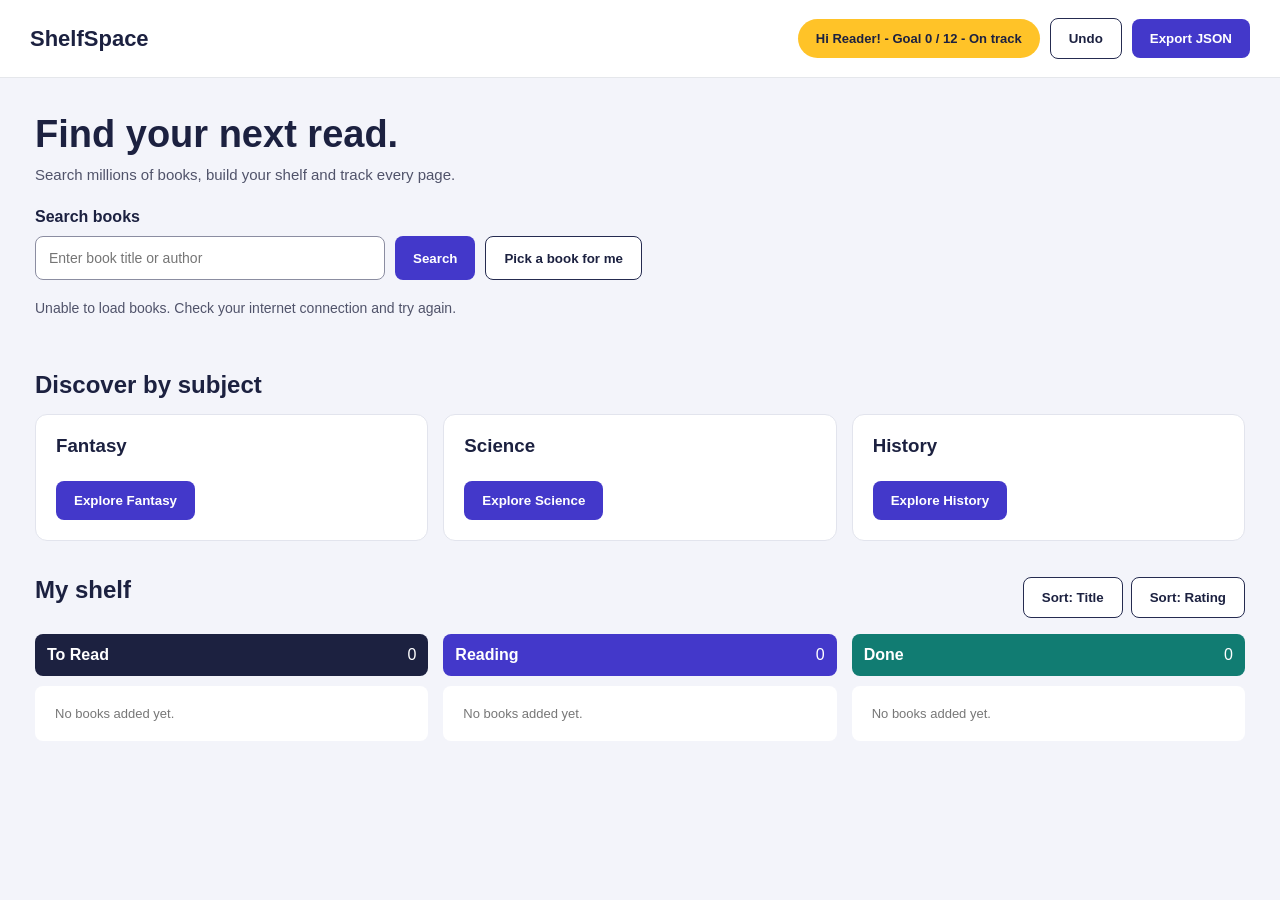
<file: index.html>
<!DOCTYPE html>
<html lang="en">

<head>
    <meta charset="UTF-8">
    <meta name="viewport" content="width=device-width, initial-scale=1.0">

    <title>ShelfSpace - Book Management</title>
    <a href="reading_stats.html"></a>

    <!-- CSS File -->
    <link rel="stylesheet" href="style.css">
</head>

<body>

    <!-- ================= HEADER ================= -->

    <header class="header">

        <h2 class="logo">ShelfSpace</h2>

        <div class="header-actions">

       
                
        <a href="reading_stats.html"
               class="user-status"
               id="goalStatus">
                Hi Reader! - Goal 0 / 12 - On track
        </a>


            <button id="undoBtn">
                Undo
            </button>

            <button id="exportBtn" class="export-btn">
                Export JSON
            </button>

        </div>

    </header>


    <!-- ================= MAIN CONTAINER ================= -->

    <main class="container">


        <!-- ================= HERO SECTION ================= -->

        <section class="hero">

            <h1>Find your next read.</h1>

            <p>
                Search millions of books, build your shelf and track every page.
            </p>

        </section>


        <!-- ================= SEARCH SECTION ================= -->

        <section class="search-section">

            <h4>Search books</h4>

            <div class="search-box">

                <input
                    type="text"
                    id="searchInput"
                    placeholder="Enter book title or author"
                >

                <button
                    id="searchBtn"
                    class="search-btn"
                >
                    Search
                </button>

                <button
                    id="randomBtn"
                    class="random-btn"
                >
                    Pick a book for me
                </button>

            </div>

        </section>


        <!-- ================= SEARCH STATUS ================= -->

        <section class="search-results">

            <p id="statusMessage">
                Loading books...
            </p>

        </section>


        <!-- ================= BOOK RESULTS ================= -->

        <section
            class="recommended-section"
            id="bookContainer"
        >

            <!-- Book cards will be created dynamically using JavaScript -->

        </section>


        <!-- ================= DISCOVER BY SUBJECT ================= -->

        <section class="subject-section">

            <h2>Discover by subject</h2>

            <div class="subject-container">


                <!-- Fantasy -->

                <div class="subject-card">

                    <h3>Fantasy</h3>

                   

                    <button
                        class="subject-btn"
                        data-subject="fantasy"
                    >
                        Explore Fantasy
                    </button>

                </div>


                <!-- Science -->

                <div class="subject-card">

                    <h3>Science</h3>

                   

                    <button
                        class="subject-btn"
                        data-subject="science"
                    >
                        Explore Science
                    </button>

                </div>


                <!-- History -->

                <div class="subject-card">

                    <h3>History</h3>

                   

                    <button
                        class="subject-btn"
                        data-subject="history"
                    >
                        Explore History
                    </button>

                </div>

            </div>

        </section>


        <!-- ================= MY SHELF ================= -->

        <section class="my-shelf">


            <!-- Shelf Heading -->

            <div class="shelf-heading">

                <h2>My shelf</h2>

                <div class="sort-buttons">

                    <button id="sortTitleBtn">
                        Sort: Title
                    </button>

                    <button id="sortRatingBtn">
                        Sort: Rating
                    </button>

                </div>

            </div>


            <!-- Shelf Container -->

            <div class="shelf-container">


                <!-- ================= TO READ ================= -->

                <div class="shelf-column">

                    <div class="shelf-title to-read">

                        <h4>To Read</h4>

                        <span id="toReadCount">0</span>

                    </div>

                    <div id="toReadList">

                        <!-- To Read books appear here -->

                    </div>

                </div>


                <!-- ================= READING ================= -->

                <div class="shelf-column">

                    <div class="shelf-title reading">

                        <h4>Reading</h4>

                        <span id="readingCount">0</span>

                    </div>

                    <div id="readingList">

                        <!-- Reading books appear here -->

                    </div>

                </div>


                <!-- ================= DONE ================= -->

                <div class="shelf-column">

                    <div class="shelf-title done">

                        <h4>Done</h4>

                        <span id="doneCount">0</span>

                    </div>

                    <div id="doneList">

                        <!-- Completed books appear here -->

                    </div>

                </div>


            </div>

        </section>


    </main>


    <!-- ================= BOOK DETAILS MODAL ================= -->

    <div class="modal" id="bookModal">

        <div class="modal-content">

            <button
                class="close-modal"
                id="closeModal"
                aria-label="Close"
            >
                &times;
            </button>

            <div id="modalDetails">

                <!-- Selected book details appear here -->

            </div>

        </div>

    </div>


    <!-- ================= JAVASCRIPT ================= -->

    <script src="script.js"></script>

</body>

</html>
</file>
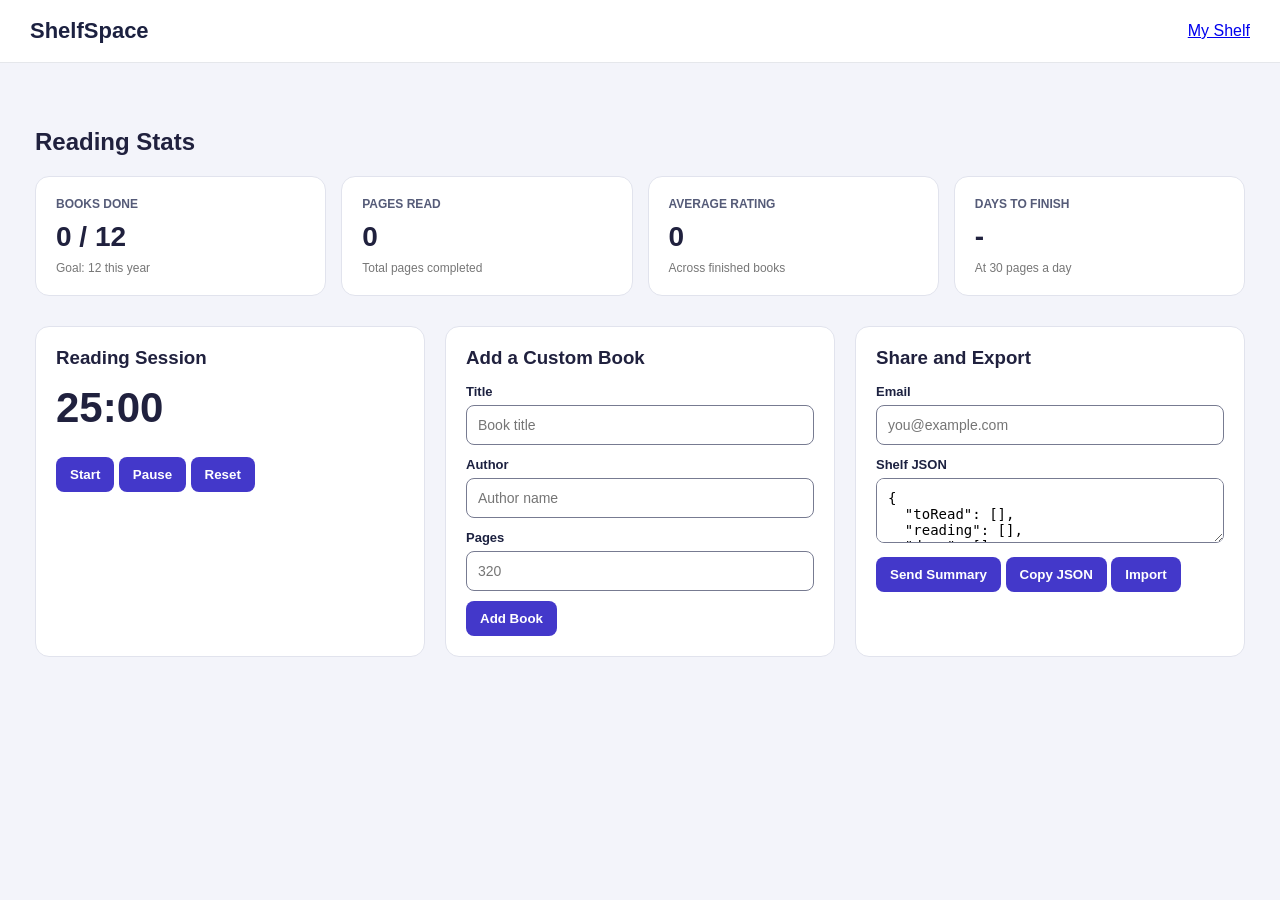
<file: reading_stats.html>
<!DOCTYPE html>
<head>
    <meta charset="UTF-8">
    <meta name="viewport" content="width=device-width initial-scale=1.0">
    <title>ShelfSpace</title>
    
</head>
<body>
    <header>
        <title>Reading stats</title>
    </header>
<!DOCTYPE html>
<html lang="en">
<head>
    <meta charset="UTF-8">
    <meta name="viewport" content="width=device-width, initial-scale=1.0">
    <title>ShelfSpace - Reading Stats</title>

    <!-- Common CSS -->
    <link rel="stylesheet" href="style.css">
</head>

<body>

    <header class="header">
        <h2 class="logo">ShelfSpace</h2>

        <div class="header-actions">
            <a href="index.html">My Shelf</a>
        </div>
    </header>

    <main class="container">

        <section class="extra-features">

            <h2>Reading Stats</h2>

            <div class="stats-container">
                <div class="stat-card">
                    <h4>BOOKS DONE</h4>
                    <h2 id="booksDone">0 / 12</h2>
                    <p>Goal: 12 this year</p>
                </div>

                <div class="stat-card">
                    <h4>PAGES READ</h4>
                    <h2 id="pagesRead">0</h2>
                    <p>Total pages completed</p>
                </div>

                <div class="stat-card">
                    <h4>AVERAGE RATING</h4>
                    <h2 id="averageRating">0</h2>
                    <p>Across finished books</p>
                </div>

                <div class="stat-card">
                    <h4>DAYS TO FINISH</h4>
                    <h2 id="daysToFinish">-</h2>
                    <p>At 30 pages a day</p>
                </div>
            </div>

            <div class="features-container">

                <div class="feature-card">
                    <h3>Reading Session</h3>
                    <h1 id="timer">25:00</h1>

                    <button id="startTimer">Start</button>
                    <button id="pauseTimer">Pause</button>
                    <button id="resetTimer">Reset</button>
                </div>

                <div class="feature-card">
                    <h3>Add a Custom Book</h3>

                    <label>Title</label>
                    <input type="text" id="customTitle" placeholder="Book title">

                    <label>Author</label>
                    <input type="text" id="customAuthor" placeholder="Author name">

                    <label>Pages</label>
                    <input type="number" id="customPages" placeholder="320">

                    <button id="addCustomBook">Add Book</button>
                </div>

                <div class="feature-card">
                    <h3>Share and Export</h3>

                    <label>Email</label>
                    <input type="email" id="shareEmail" placeholder="you@example.com">

                    <label>Shelf JSON</label>
                    <textarea id="shelfJSON" ></textarea>

                    <button id="sendSummary">Send Summary</button>
                    <button id="copyJSON">Copy JSON</button>
                    <button id="importJSON">Import</button>

                    <input type="file" id="importFile" accept=".json" hidden>
                </div>

            </div>

        </section>

    </main>

    <!-- Common JavaScript -->
    <script src="stats.js"></script>

</body>
</html>
</file>
<file: style.css>
/* General Styling */
* {
    margin: 0;
    padding: 0;
    box-sizing: border-box;
}

html {
    scroll-behavior: smooth;
}

#my-shelf {
    scroll-margin-top: 30px;
}
body {
    font-family: Arial, sans-serif;
    background-color: #f3f4fa;
    color: #1c2140;
}

/* Header */
.header {
    background-color: white;
    padding: 18px 30px;
    display: flex;
    justify-content: space-between;
    align-items: center;
    border-bottom: 1px solid #e5e7eb;
}

.logo {
    font-size: 22px;
    font-weight: bold;
}

.header-actions {
    display: flex;
    align-items: center;
    gap: 10px;
}

.user-status {
    background-color: #ffc328;
    padding: 12px 18px;
    border-radius: 25px;
    font-size: 13px;
    font-weight: bold;
}

button {
    cursor: pointer;
    font-weight: bold;
    border-radius: 8px;
    padding: 12px 18px;
    background-color: white;
    border: 1px solid #252b50;
    color: #1c2140;
}

.export-btn {
    background-color: #4338ca;
    color: white;
    border: none;
}

/* Main Container */
.container {
    padding: 35px;
}

/* Hero Section */
.hero {
    margin-bottom: 25px;
}

.hero h1 {
    font-size: 38px;
    margin-bottom: 10px;
}

.hero p {
    font-size: 15px;
    color: #50536a;
}

/* Search Section */
.search-section {
    margin-bottom: 20px;
}

.search-section h4 {
    margin-bottom: 10px;
}

.search-box {
    display: flex;
    gap: 10px;
    flex-wrap: wrap;
}

.search-box input {
    width: 350px;
    padding: 13px;
    border: 1px solid #8b8da1;
    border-radius: 8px;
    font-size: 14px;
}

.search-btn {
    background-color: #4338ca;
    color: white;
    border: none;
}

.random-btn {
    background-color: white;
}

/* Search Status */
.search-results {
    margin-bottom: 20px;
}

#statusMessage {
    font-size: 14px;
    color: #50536a;
}

/* Recommended Books */
.recommended-section {
    display: grid;
    grid-template-columns: repeat(4, minmax(0, 1fr));
    gap: 15px;
    margin-bottom: 35px;
}

.book-card {
    background-color: white;
    border: 1px solid #e2e4ed;
    border-radius: 12px;
    padding: 12px;
    min-width: 0;
}

.book-cover {
    width: 100%;
    height: 200px;
    background-color: #e5e7eb;
    border-radius: 8px;
    margin-bottom: 12px;
    overflow: hidden;
}

.book-cover img {
    width: 100%;
    height: 100%;
    object-fit: contain;
}

.book-card h4 {
    font-size: 15px;
    margin-bottom: 8px;
}

.book-card p {
    font-size: 12px;
    color: #50536a;
    margin-bottom: 12px;
}

.book-card button {
    width: 100%;
    background-color: #4338ca;
    color: white;
    border: none;
}

/* Discover By Subject */
.subject-section {
    margin-bottom: 35px;
}

.subject-section h2,
.my-shelf h2 {
    margin-bottom: 15px;
}

.subject-container {
    display: grid;
    grid-template-columns: repeat(3, 1fr);
    gap: 15px;
}

.subject-card {
    background-color: white;
    border: 1px solid #e2e4ed;
    border-radius: 12px;
    padding: 20px;
}

.subject-card h3 {
    margin-bottom: 12px;
}

.subject-card ul {
    padding-left: 20px;
    line-height: 25px;
    font-size: 13px;
}

/* My Shelf */
.shelf-heading {
    display: flex;
    justify-content: space-between;
    align-items: center;
    margin-bottom: 15px;
}

.sort-buttons {
    display: flex;
    gap: 8px;
}

/* Shelf Columns */
.shelf-container {
    display: grid;
    grid-template-columns: repeat(3, minmax(0, 1fr));
    gap: 15px;
}

.shelf-title {
    display: flex;
    justify-content: space-between;
    padding: 12px;
    color: white;
    border-radius: 8px;
    margin-bottom: 10px;
}

.to-read {
    background-color: #1c2140;
}

.reading {
    background-color: #4338ca;
}

.done {
    background-color: #117c72;
}

/* Shelf Book */
.shelf-book {
    background-color: white;
    border: 1px solid #e2e4ed;
    border-radius: 10px;
    padding: 12px;
    margin-bottom: 10px;
    display: flex;
    flex-wrap: wrap;
    gap: 10px;
}

.small-cover {
    width: 55px;
    height: 75px;
    overflow: hidden;
    border-radius: 6px;
    background-color: #e5e7eb;
}

.small-cover img {
    width: 100%;
    height: 100%;
    object-fit: cover;
}

.book-info h4 {
    font-size: 13px;
    margin-bottom: 6px;
}

.book-info p,
.rating,
.progress-text {
    font-size: 11px;
    color: #50536a;
}

.shelf-book button {
    width: 100%;
}



/* Progress Details */

.progress-details {
    font-size: 13px;
    font-weight: 600;
    margin: 12px 0 8px;
}

/* Progress Bar */

.progress-bar {
    width: 100%;
    height: 9px;
    background-color: #dedfed;
    border-radius: 20px;
    overflow: hidden;
    margin-bottom: 12px;
}

/* Progress Fill */

.progress-fill {
    height: 100%;
    background-color: #4939cf;
    border-radius: 20px;
    transition: width 0.4s ease;
}

/* Update Button */

.update-progress-btn {
    width: 100%;
    padding: 10px;
    border: 1px solid #454568;
    border-radius: 9px;
    background-color: white;
    color: #252544;
    font-weight: 600;
    cursor: pointer;
}

.update-progress-btn:hover {
    background-color: #4939cf;
    color: white;
}




/* Responsive Design */
@media (max-width: 900px) {
    .recommended-section {
        grid-template-columns: repeat(2, 1fr);
    }

    .shelf-container {
        grid-template-columns: 1fr;
    }
}

@media (max-width: 600px) {
    .header {
        flex-direction: column;
        gap: 15px;
    }

    .header-actions {
        flex-wrap: wrap;
    }

    .container {
        padding: 18px;
    }

    .hero h1 {
        font-size: 28px;
    }

    .search-box input {
        width: 100%;
    }

    .recommended-section {
        grid-template-columns: repeat(2, 1fr);
    }

    .subject-container {
        grid-template-columns: 1fr;
    }

    .shelf-heading {
        flex-direction: column;
        align-items: flex-start;
        gap: 10px;
    }
}

/* Book Card */
.book-card {
    display: flex;
    flex-direction: column;
    gap: 8px;
}

.book-cover {
    width: 100%;
    height: 230px;
    background: #e5e7eb;
    overflow: hidden;
    border-radius: 8px;
}

.book-cover img {
    width: 100%;
    height: 100%;
    object-fit: contain;
}

.book-card h4 {
    font-size: 15px;
    line-height: 1.4;
}

.book-description {
    font-size: 12px;
    color: #666;
    line-height: 1.5;
}

.book-actions {
    display: flex;
    flex-direction: column;
    gap: 7px;
    margin-top: auto;
}

.book-actions button {
    width: 100%;
    background: #4338ca;
    color: white;
    border: none;
}

/* Shelf Book */
.shelf-book {
    background: white;
    border: 1px solid #e2e4ed;
    border-radius: 10px;
    padding: 12px;
    margin-bottom: 10px;
    display: flex;
    flex-wrap: wrap;
    gap: 10px;
}

.small-cover {
    width: 55px;
    height: 75px;
    object-fit: cover;
    border-radius: 5px;
}

.shelf-book button {
    width: 100%;
}

.shelf-book input {
    width: 100%;
    padding: 8px;
    border: 1px solid #ccc;
    border-radius: 6px;
}

/* Modal */
.modal {
    display: none;
    position: fixed;
    inset: 0;
    background: rgba(0, 0, 0, 0.6);
    z-index: 1000;
    justify-content: center;
    align-items: center;
    padding: 20px;
}

.modal-content {
    background: white;
    padding: 25px;
    border-radius: 12px;
    width: 100%;
    max-width: 550px;
    max-height: 85vh;
    overflow-y: auto;
    position: relative;
}

.close-modal {
    position: absolute;
    right: 15px;
    top: 10px;
    font-size: 24px;
}

.modal-book-image {
    width: 130px;
    height: 180px;
    object-fit: contain;
    margin-bottom: 15px;
}

.modal-description {
    line-height: 1.7;
    color: #555;
    margin: 15px 0;
}

.subject-btn {
    margin-top: 12px;
    background: #4338ca;
    color: white;
    border: none;
}

.empty-shelf {
    background: white;
    padding: 20px;
    border-radius: 8px;
    color: #777;
    font-size: 13px;
}

@media (max-width: 600px) {
    .recommended-section {
        grid-template-columns: repeat(2, minmax(0, 1fr));
    }
}


/* =================================
   READING STATS PAGE
================================= */

.extra-features {
    padding: 30px 0;
}

.extra-features > h2 {
    color: #20213e;
    margin-bottom: 20px;
}

/* Statistics Cards */

.stats-container {
    display: grid;
    grid-template-columns: repeat(4, minmax(0, 1fr));
    gap: 15px;
    margin-bottom: 30px;
}

.stat-card {
    background: #ffffff;
    padding: 20px;
    border: 1px solid #e1e3ed;
    border-radius: 14px;
}

.stat-card h4 {
    font-size: 12px;
    color: #555b78;
    margin-bottom: 10px;
}

.stat-card h2 {
    font-size: 28px;
    color: #20213e;
}

.stat-card p {
    font-size: 12px;
    color: #777;
    margin-top: 8px;
}

/* Feature Cards */

.features-container {
    display: grid;
    grid-template-columns: repeat(3, minmax(0, 1fr));
    gap: 20px;
}

.feature-card {
    background: #ffffff;
    padding: 20px;
    border: 1px solid #e1e3ed;
    border-radius: 14px;
}

.feature-card h3 {
    color: #20213e;
    margin-bottom: 15px;
}

.feature-card h1 {
    font-size: 42px;
    color: #20213e;
    margin-bottom: 15px;
}

/* Form Fields */

.feature-card label {
    display: block;
    font-size: 13px;
    font-weight: 600;
    margin: 12px 0 6px;
}

.feature-card input,
.feature-card textarea {
    width: 100%;
    padding: 11px;
    border: 1px solid #777b91;
    border-radius: 8px;
    font-size: 14px;
    box-sizing: border-box;
}

.feature-card textarea {
    height: 65px;
    resize: vertical;
}

/* Buttons */

.feature-card button {
    background: #4338ca;
    color: white;
    border: none;
    padding: 10px 14px;
    border-radius: 8px;
    margin-top: 10px;
    cursor: pointer;
}

.feature-card button:hover {
    background: #3025a8;
}

.user-status {
    text-decoration: none;
    color: inherit;
    cursor: pointer;
    transition: color 0.3s ease;
}

.user-status:hover {
    color: #4338ca;
}


/* Responsive Design */

@media (max-width: 900px) {
    .stats-container {
        grid-template-columns: repeat(2, 1fr);
    }

    .features-container {
        grid-template-columns: repeat(2, 1fr);
    }
}

@media (max-width: 600px) {
    .stats-container,
    .features-container {
        grid-template-columns: 1fr;
    }
}
</file>
